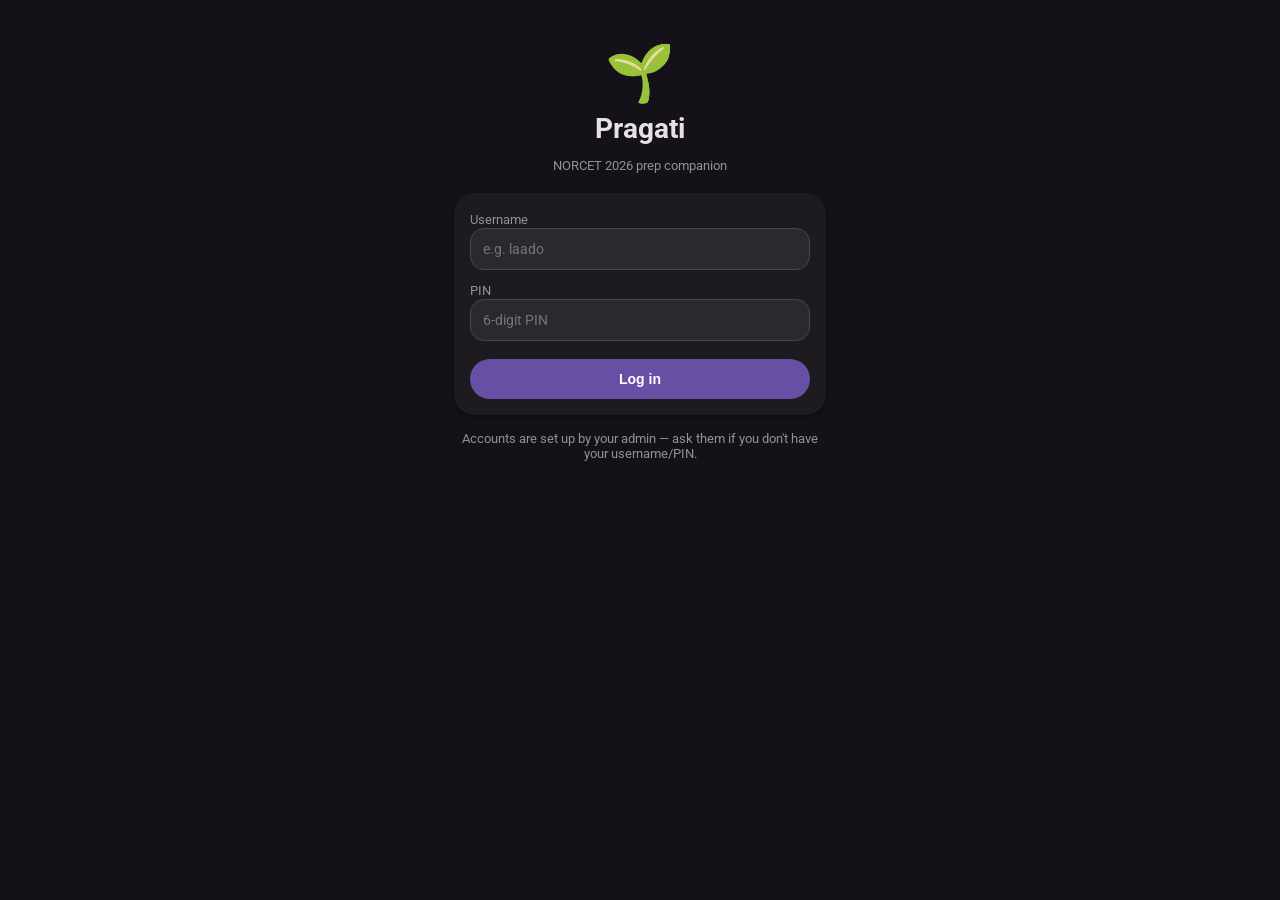
<file: web/index.html>
<!DOCTYPE html>
<html lang="en">
<head>
<meta charset="UTF-8">
<meta name="viewport" content="width=device-width, initial-scale=1.0, viewport-fit=cover">
<title>Pragati — NORCET Prep</title>
<link rel="manifest" href="manifest.json">
<meta name="theme-color" content="#5b3df5">
<link rel="stylesheet" href="css/style.css">
</head>
<body>
<div id="app">
  <header class="topbar">
    <div class="brand" id="brandLogo">🌱 Pragati</div>
    <div class="hud">
      <span id="hudLevel" class="pill">Lv 1</span>
      <span id="hudXP" class="pill">0 XP</span>
      <span id="hudPoints" class="pill pts">0 pts</span>
      <button id="accountBtn" class="avatar-btn" title="Account">👤</button>
    </div>
  </header>

  <main id="screen"></main>

  <nav class="tabbar">
    <button data-tab="home">🏠<span>Home</span></button>
    <button data-tab="checklist">✅<span>Syllabus</span></button>
    <button data-tab="calendar">📅<span>Plan</span></button>
    <button data-tab="quiz">📝<span>Quiz</span></button>
    <button data-tab="stats">📊<span>Stats</span></button>
    <button data-tab="rewards">🎁<span>Rewards</span></button>
  </nav>
</div>

<div id="modalRoot"></div>

<script src="js/data.js"></script>
<script src="js/supabase-client.js"></script>
<script src="js/auth.js"></script>
<script src="js/store.js"></script>
<script src="js/planner.js"></script>
<script src="js/calendar.js"></script>
<script src="js/quiz.js"></script>
<script src="js/mockexam.js"></script>
<script src="js/usage.js"></script>
<script src="js/chat.js"></script>
<script src="js/app.js"></script>
<script>
if ('serviceWorker' in navigator) {
  window.addEventListener('load', () => navigator.serviceWorker.register('sw.js').catch(()=>{}));
}
</script>
</body>
</html>
</file>
<file: web/css/style.css>
@import url('https://fonts.googleapis.com/css2?family=Roboto:wght@400;500;700;900&display=swap');

:root{
  /* Material 3 -inspired dark palette */
  --bg:#141218; --surface:#1d1b20; --surface2:#2b2930; --surface3:#36343b;
  --primary:#6750A4; --primary-container:#4F378B; --on-primary:#ffffff;
  --secondary:#EFB8C8; --text:#E6E0E9; --muted:#938F99;
  --good:#4CDE80; --warn:#FFC24B; --bad:#FF6E6E;
  --elev1: 0 1px 2px rgba(0,0,0,.35), 0 1px 3px rgba(0,0,0,.25);
  --elev2: 0 2px 6px rgba(0,0,0,.4), 0 1px 2px rgba(0,0,0,.3);
  font-family: 'Roboto', -apple-system, Roboto, "Segoe UI", sans-serif;
}
*{box-sizing:border-box; -webkit-tap-highlight-color:transparent;}
body{margin:0; background:var(--bg); color:var(--text); min-height:100vh;}
#app{display:flex; flex-direction:column; min-height:100vh; max-width:480px; margin:0 auto; position:relative;}

/* ---- Top app bar (Material) ---- */
.topbar{display:flex; justify-content:space-between; align-items:center; padding:16px; position:sticky; top:0;
  background:rgba(20,18,24,0.92); backdrop-filter:blur(8px); z-index:5; box-shadow:var(--elev1);}
.brand{font-weight:700; font-size:19px; letter-spacing:.2px;}
.hud{display:flex; gap:6px; align-items:center;}
.pill{background:var(--surface2); border-radius:20px; padding:5px 11px; font-size:12px; font-weight:700;}
.pill.pts{background:linear-gradient(90deg,var(--primary),var(--secondary)); color:#1b0d33;}
.avatar-btn{width:32px; height:32px; border-radius:50%; background:var(--surface2); border:none; color:var(--text); font-size:14px; margin-left:2px;}
.avatar-btn:active{background:var(--surface3);}

main#screen{flex:1; padding:14px 16px 96px; overflow-y:auto;}

/* ---- Bottom navigation (Material) ---- */
.tabbar{position:fixed; bottom:0; left:0; right:0; max-width:480px; margin:0 auto; display:flex;
  background:var(--surface); border-top:1px solid #322f37; z-index:6; padding:6px 4px 8px;}
.tabbar button{flex:1; background:none; border:none; color:var(--muted); padding:6px 0; font-size:20px;
  display:flex; flex-direction:column; align-items:center; gap:3px; border-radius:16px; transition:background .15s;}
.tabbar button span{font-size:10px; font-weight:700; letter-spacing:.2px;}
.tabbar button.active{color:var(--secondary); background:rgba(239,184,200,0.12);}
.tabbar button:active{background:var(--surface2);}

/* ---- Cards (Material elevation) ---- */
.card{background:var(--surface); border-radius:20px; padding:16px; margin-bottom:14px; box-shadow:var(--elev1);}
.card h2{margin:0 0 10px; font-size:16px; font-weight:700;}
.card h3{margin:0 0 8px; font-size:13px; color:var(--muted); text-transform:uppercase; letter-spacing:.4px;}
.row{display:flex; justify-content:space-between; align-items:center; margin-bottom:8px;}
.progressbar{height:8px; background:var(--surface2); border-radius:6px; overflow:hidden; margin:6px 0;}
.progressbar > div{height:100%; background:linear-gradient(90deg,var(--primary),var(--secondary));}

/* ---- Buttons (Material filled/tonal, with a pressed 'ripple' feel) ---- */
.btn{background:var(--primary); color:#fff; border:none; border-radius:24px; padding:12px 20px; font-weight:700;
  font-size:14px; transition:transform .08s, filter .15s;}
.btn:active{transform:scale(.97); filter:brightness(.9);}
.btn.secondary{background:var(--surface2); color:var(--text);}
.btn.small{padding:7px 14px; font-size:12px; border-radius:16px;}
.btn.block{width:100%; margin-top:8px;}
.icon-btn{background:var(--surface2); border:none; color:var(--text); width:34px; height:34px; border-radius:50%; font-size:18px;}
.icon-btn:active{background:var(--surface3);}

.subject-item{background:var(--surface2); border-radius:16px; padding:12px 14px; margin-bottom:8px;}
.subject-item .row{margin-bottom:4px;}
.topic-row{display:flex; align-items:center; gap:10px; padding:7px 0; font-size:14px;}
.topic-row input{width:20px; height:20px; accent-color:var(--primary);}
.star{color:#ffd166;}
.tag{font-size:11px; background:var(--surface); border-radius:8px; padding:2px 7px; color:var(--muted); margin-left:6px;}
.weak{color:var(--bad);} .mid{color:var(--warn);} .strong{color:var(--good);}

.quiz-opt{display:block; width:100%; text-align:left; background:var(--surface2); border:2px solid transparent;
  color:var(--text); border-radius:14px; padding:12px 14px; margin-bottom:8px; font-size:14px; transition:all .12s;}
.quiz-opt:active{transform:scale(.98);}
.quiz-opt.selected{border-color:var(--primary); background:var(--primary-container);}

.reward-card{display:flex; justify-content:space-between; align-items:center; background:var(--surface2);
  border-radius:16px; padding:14px; margin-bottom:8px;}

input[type=text], input[type=number], input[type=date], input[type=password], select, textarea{
  width:100%; padding:12px; border-radius:14px; border:1px solid #49454F; background:var(--surface2);
  color:var(--text); margin-bottom:10px; font-size:14px; font-family:inherit;
}
input:focus, select:focus{ outline:2px solid var(--primary); border-color:transparent; }

.modal-backdrop{position:fixed; inset:0; background:rgba(0,0,0,.6); display:flex; align-items:flex-end; z-index:20;}
.modal{background:var(--surface); border-radius:24px 24px 0 0; padding:22px; width:100%; max-width:480px; margin:0 auto; max-height:88vh; overflow-y:auto;}
.close-x{float:right; background:var(--surface2); border:none; color:var(--text); font-size:16px; width:30px; height:30px; border-radius:50%;}
.muted{color:var(--muted); font-size:13px;}
.streak-flame{font-size:22px;}
.grid2{display:grid; grid-template-columns:1fr 1fr; gap:10px;}

/* ---- Toast (Material snackbar) ---- */
.toast{position:fixed; left:50%; bottom:90px; transform:translate(-50%, 20px); background:#332D41; color:#fff;
  padding:12px 20px; border-radius:14px; font-size:13px; font-weight:600; opacity:0; transition:all .25s; z-index:50; max-width:80%; text-align:center; box-shadow:var(--elev2);}
.toast.show{opacity:1; transform:translate(-50%, 0);}

/* ---- Login / profile picker ---- */
body.login-mode{display:flex; align-items:center;}
.login-screen{width:100%; max-width:420px; margin:0 auto; padding:40px 24px; text-align:center;}
.login-logo{font-size:56px;}
.login-screen h1{margin:6px 0 2px; font-size:28px;}
.profile-list{display:flex; flex-direction:column; gap:10px; margin:24px 0;}
.profile-card{display:flex; align-items:center; gap:14px; background:var(--surface); border:none; border-radius:18px;
  padding:14px 16px; color:var(--text); font-size:16px; font-weight:600; box-shadow:var(--elev1); text-align:left;}
.profile-card:active{background:var(--surface2);}
.avatar{width:40px; height:40px; border-radius:50%; background:linear-gradient(135deg,var(--primary),var(--secondary));
  display:flex; align-items:center; justify-content:center; font-weight:900; color:#fff; font-size:18px;}

/* ---- Home day items ---- */
.day-item{display:flex; align-items:center; gap:10px; padding:8px 0; font-size:14px;}
.day-item input{width:20px; height:20px; accent-color:var(--primary);}
.day-item.done span{text-decoration:line-through; color:var(--muted);}

/* ---- Monthly calendar ---- */
.cal-card{padding-bottom:10px;}
.cal-header{display:flex; align-items:center; justify-content:space-between; margin-bottom:10px;}
.cal-header h2{margin:0; font-size:16px;}
.cal-weekdays{display:grid; grid-template-columns:repeat(7,1fr); text-align:center; font-size:11px; color:var(--muted); font-weight:700; margin-bottom:4px;}
.cal-grid{display:grid; grid-template-columns:repeat(7,1fr); gap:4px;}
.cal-cell{aspect-ratio:1/1; background:var(--surface2); border:none; border-radius:12px; color:var(--text);
  display:flex; flex-direction:column; align-items:center; justify-content:center; gap:2px; font-size:12px; position:relative;}
.cal-cell.out{opacity:.35;}
.cal-cell.today{outline:2px solid var(--secondary);}
.cal-cell.exam-day{background:var(--primary-container); font-weight:900;}
.cal-cell:active{background:var(--surface3);}
.cal-daynum{font-weight:700;}
.cal-dots{display:flex; gap:2px;}
.dot{width:5px; height:5px; border-radius:50%; display:inline-block;}
.dot.study{background:#7cb7ff;} .dot.revise{background:#ffc24b;} .dot.quiz{background:#ff8fb1;} .dot.exam{background:#ff6e6e;}
.cal-legend{display:flex; flex-wrap:wrap; gap:12px; margin-top:12px; font-size:11px; color:var(--muted);}
.cal-legend span{display:flex; align-items:center; gap:5px;}

.edit-item-row{background:var(--surface2); border-radius:14px; padding:10px 12px; margin-bottom:8px; display:flex; justify-content:space-between; align-items:center; gap:8px;}
.edit-item-actions{display:flex; gap:6px; flex-shrink:0;}

/* ---- Chat (AI tutor) ---- */
.chat-wrap{display:flex; flex-direction:column; height:calc(100vh - 200px);}
.chat-log{flex:1; overflow-y:auto; padding:4px 2px; display:flex; flex-direction:column; gap:8px;}
.chat-bubble{max-width:82%; padding:10px 14px; border-radius:16px; font-size:14px; line-height:1.4; white-space:pre-wrap;}
.chat-bubble.user{align-self:flex-end; background:var(--primary); color:#fff; border-bottom-right-radius:4px;}
.chat-bubble.assistant{align-self:flex-start; background:var(--surface2); color:var(--text); border-bottom-left-radius:4px;}
.chat-bubble.typing{opacity:.6; font-weight:900; letter-spacing:2px;}
.chat-input-row{display:flex; gap:8px; padding-top:10px;}
.chat-input-row input{margin-bottom:0; flex:1;}
.chat-input-row .btn{margin-top:0; flex-shrink:0;}

/* ---- Checklist: 4-stage revision checks + quiz badge ---- */
.quiz-badge{display:inline-block; margin-left:6px; opacity:.3; filter:grayscale(1);}
.quiz-badge.passed{opacity:1; filter:none;}
.topic-row-multi{display:flex; align-items:center; justify-content:space-between; gap:8px; padding:8px 0; font-size:14px; border-bottom:1px solid rgba(255,255,255,.04);}
.topic-row-multi:last-child{border-bottom:none;}
.topic-row-multi.mastered .topic-name{color:var(--good);}
.topic-name{flex:1;}
.topic-checks{display:flex; gap:4px; flex-shrink:0;}
.check-pill{width:28px; height:28px; border-radius:8px; background:var(--surface); border:1px solid #49454F; font-size:13px; opacity:.4; transition:all .12s;}
.check-pill.on{opacity:1; background:var(--primary-container); border-color:var(--primary);}
.check-pill:active{transform:scale(.9);}

/* ---- Mock exam ---- */
.mockexam-header .pill.pts{font-weight:900; font-size:14px;}
.mock-palette{display:grid; grid-template-columns:repeat(8,1fr); gap:6px;}
.palette-btn{aspect-ratio:1/1; border-radius:8px; background:var(--surface2); border:1px solid #49454F; color:var(--text); font-size:12px; font-weight:700;}
.palette-btn.answered{background:var(--good); color:#04210f; border-color:var(--good);}
.palette-btn.current{outline:2px solid var(--secondary);}
</file>
